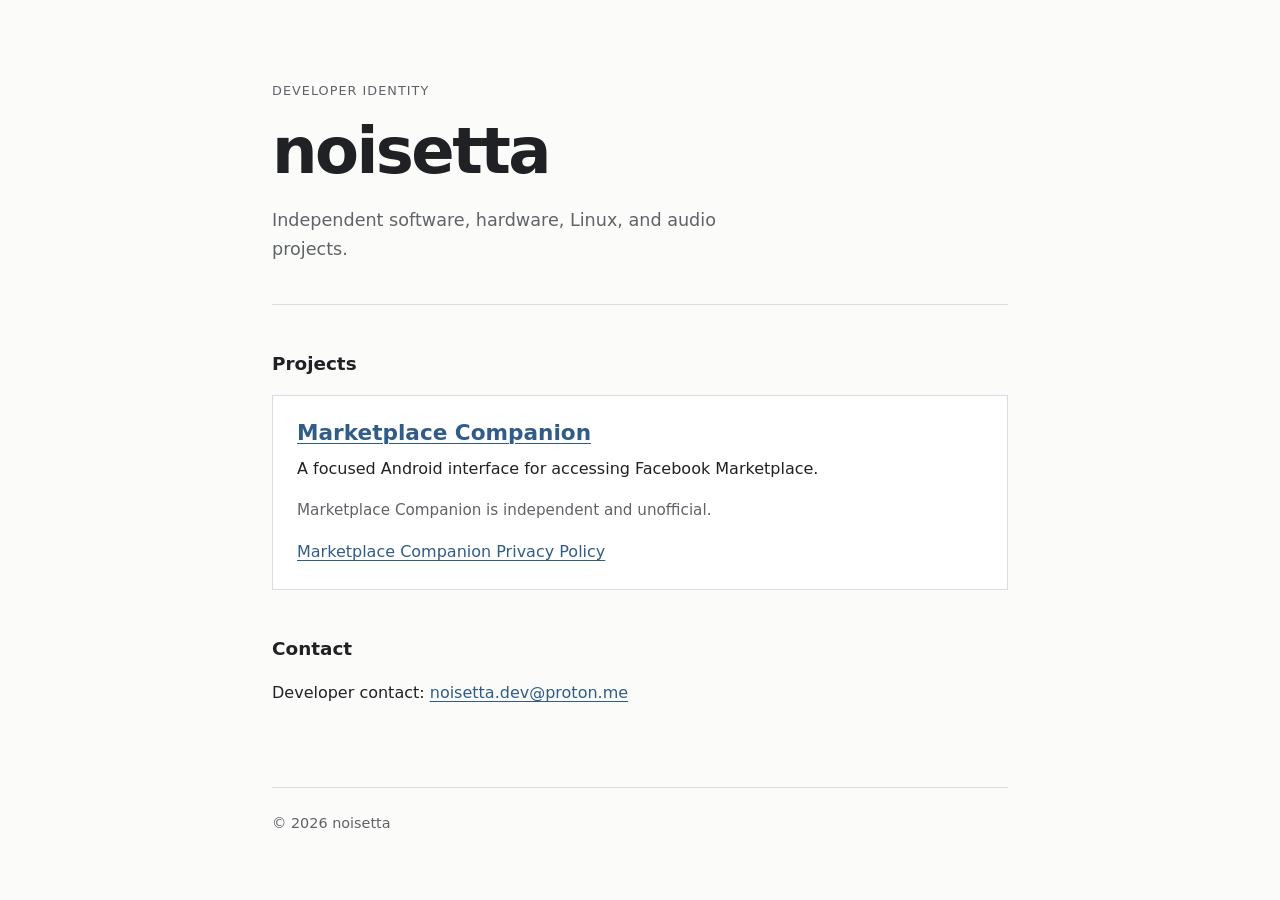
<file: index.html>
<!doctype html>
<html lang="en">
<head>
  <meta charset="utf-8">
  <meta name="viewport" content="width=device-width, initial-scale=1">
  <title>noisetta</title>
  <meta name="description" content="Independent software, hardware, Linux, and audio projects.">
  <link rel="stylesheet" href="/styles.css">
</head>
<body>
  <main class="site-shell">
    <header class="site-header">
      <p class="site-label">Developer identity</p>
      <h1>noisetta</h1>
      <p class="intro">Independent software, hardware, Linux, and audio projects.</p>
    </header>

    <section aria-labelledby="projects-heading">
      <h2 id="projects-heading">Projects</h2>
      <article class="project">
        <h3><a href="/marketplace-companion/">Marketplace Companion</a></h3>
        <p>A focused Android interface for accessing Facebook Marketplace.</p>
        <p class="note">Marketplace Companion is independent and unofficial.</p>
        <a href="/marketplace-companion/privacy/">Marketplace Companion Privacy Policy</a>
      </article>
    </section>

    <section aria-labelledby="contact-heading">
      <h2 id="contact-heading">Contact</h2>
      <p>Developer contact: <a href="mailto:noisetta.dev@proton.me">noisetta.dev@proton.me</a></p>
    </section>
  </main>

  <footer class="site-footer">© 2026 noisetta</footer>
</body>
</html>
</file>
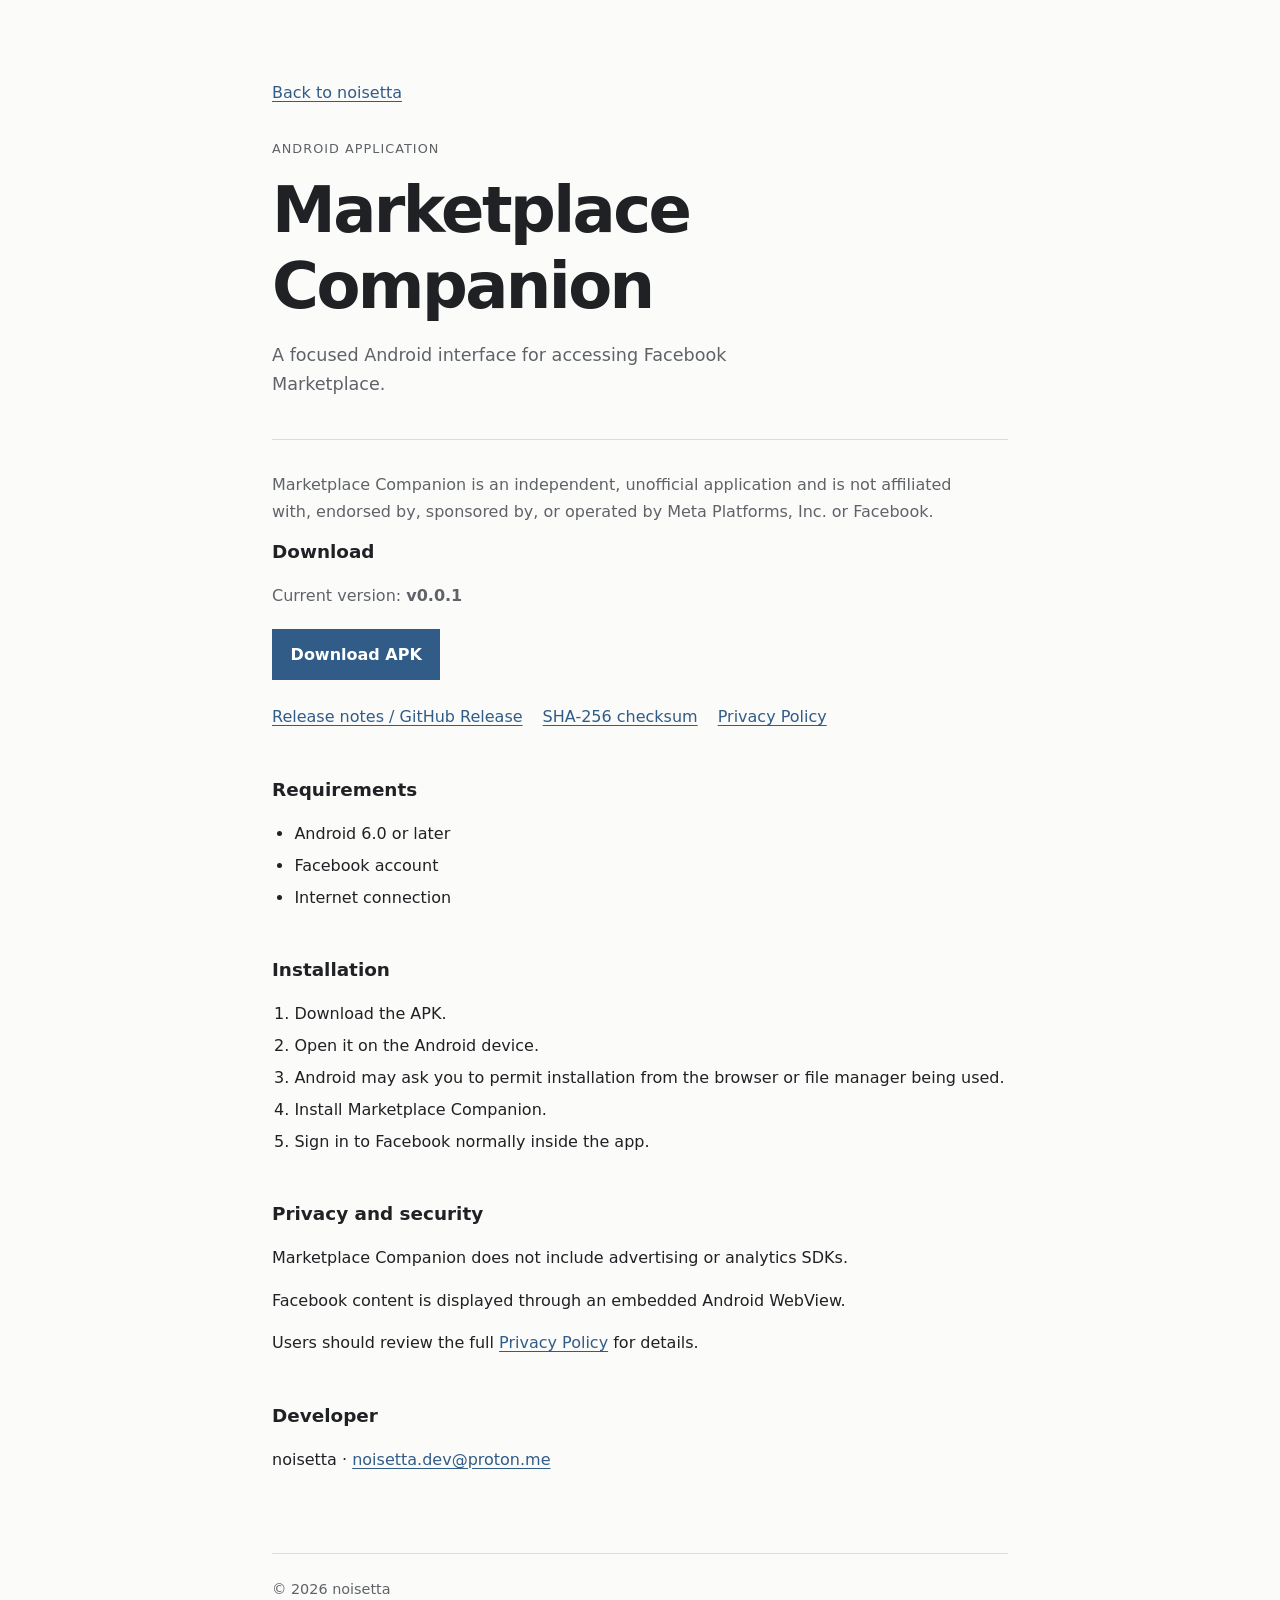
<file: marketplace-companion/index.html>
<!doctype html>
<html lang="en">
<head>
  <meta charset="utf-8">
  <meta name="viewport" content="width=device-width, initial-scale=1">
  <title>Marketplace Companion — noisetta</title>
  <meta name="description" content="Download Marketplace Companion, a focused Android interface for accessing Facebook Marketplace.">
  <link rel="stylesheet" href="/styles.css">
</head>
<body>
  <main class="site-shell project-page">
    <a class="back-link" href="/">Back to noisetta</a>

    <header class="site-header">
      <p class="site-label">Android application</p>
      <h1>Marketplace Companion</h1>
      <p class="intro">A focused Android interface for accessing Facebook Marketplace.</p>
    </header>

    <p class="note">Marketplace Companion is an independent, unofficial application and is not affiliated with, endorsed by, sponsored by, or operated by Meta Platforms, Inc. or Facebook.</p>

    <section aria-labelledby="download-heading">
      <h2 id="download-heading">Download</h2>
      <p class="version">Current version: <strong>v0.0.1</strong></p>
      <a class="download-link" href="https://github.com/noisetta/marketplace-companion-releases/releases/download/v0.0.1/Marketplace-Companion-v0.0.1.apk">Download APK</a>
      <nav class="release-links" aria-label="Marketplace Companion release links">
        <a href="https://github.com/noisetta/marketplace-companion-releases/releases/tag/v0.0.1">Release notes / GitHub Release</a>
        <a href="https://github.com/noisetta/marketplace-companion-releases/releases/download/v0.0.1/Marketplace-Companion-v0.0.1.apk.sha256">SHA-256 checksum</a>
        <a href="/marketplace-companion/privacy/">Privacy Policy</a>
      </nav>
    </section>

    <section aria-labelledby="requirements-heading">
      <h2 id="requirements-heading">Requirements</h2>
      <ul>
        <li>Android 6.0 or later</li>
        <li>Facebook account</li>
        <li>Internet connection</li>
      </ul>
    </section>

    <section aria-labelledby="installation-heading">
      <h2 id="installation-heading">Installation</h2>
      <ol>
        <li>Download the APK.</li>
        <li>Open it on the Android device.</li>
        <li>Android may ask you to permit installation from the browser or file manager being used.</li>
        <li>Install Marketplace Companion.</li>
        <li>Sign in to Facebook normally inside the app.</li>
      </ol>
    </section>

    <section aria-labelledby="privacy-heading">
      <h2 id="privacy-heading">Privacy and security</h2>
      <p>Marketplace Companion does not include advertising or analytics SDKs.</p>
      <p>Facebook content is displayed through an embedded Android WebView.</p>
      <p>Users should review the full <a href="/marketplace-companion/privacy/">Privacy Policy</a> for details.</p>
    </section>

    <section aria-labelledby="contact-heading">
      <h2 id="contact-heading">Developer</h2>
      <p>noisetta · <a href="mailto:noisetta.dev@proton.me">noisetta.dev@proton.me</a></p>
    </section>
  </main>

  <footer class="site-footer">© 2026 noisetta</footer>
</body>
</html>
</file>
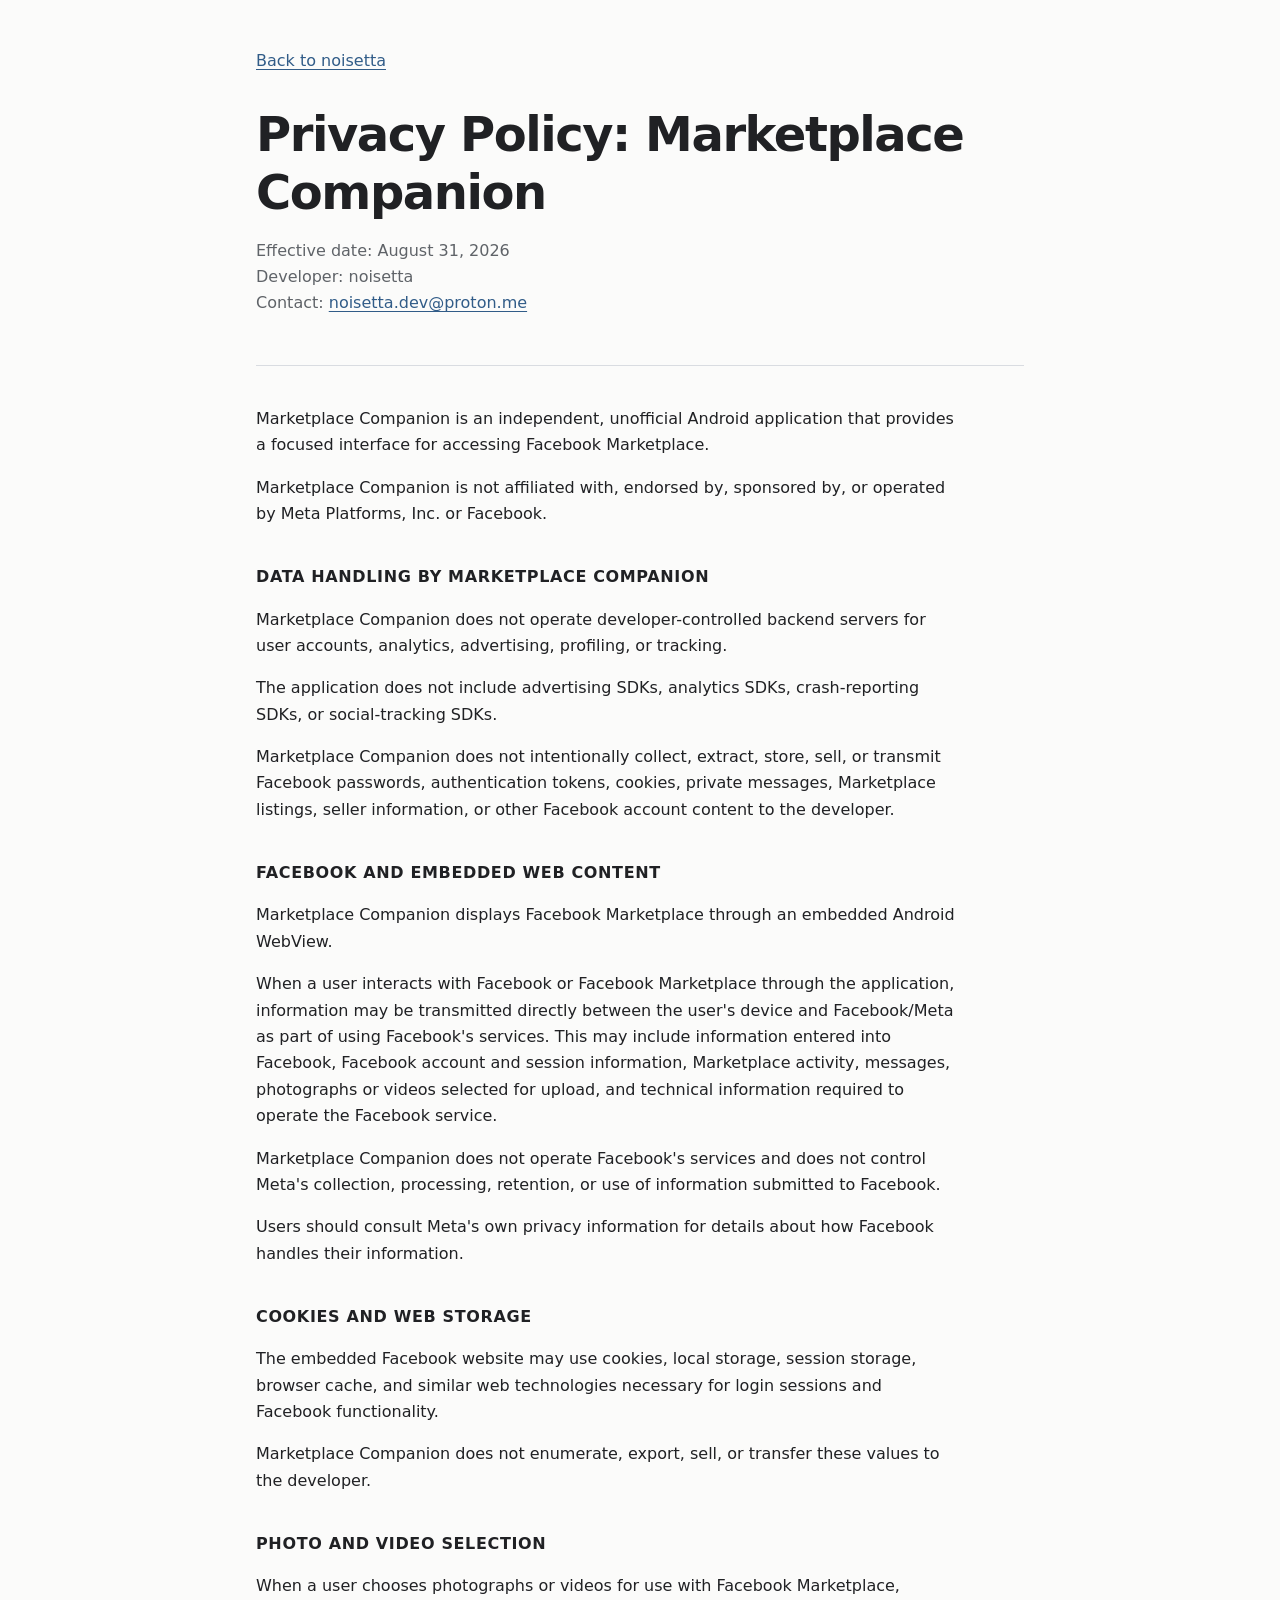
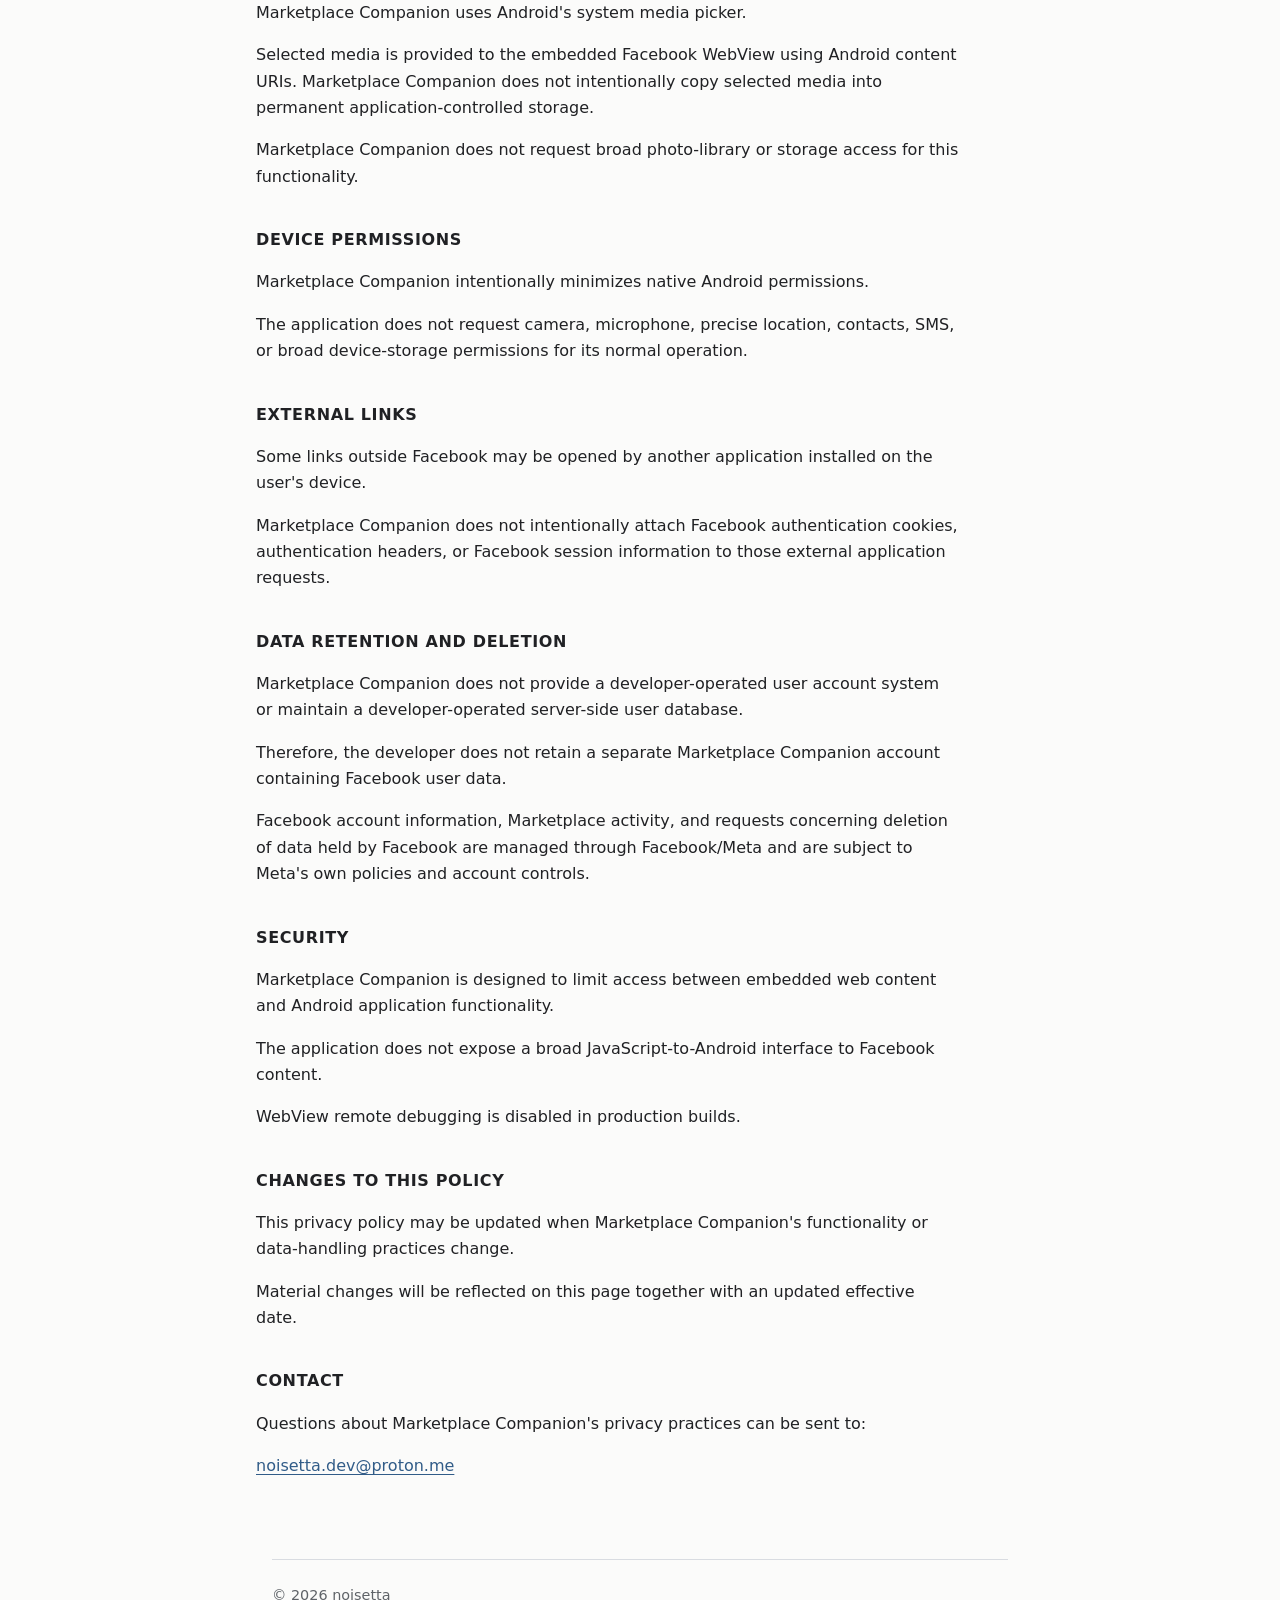
<file: marketplace-companion/privacy/index.html>
<!doctype html>
<html lang="en">
<head>
  <meta charset="utf-8">
  <meta name="viewport" content="width=device-width, initial-scale=1">
  <title>Privacy Policy: Marketplace Companion</title>
  <meta name="description" content="Privacy Policy for Marketplace Companion.">
  <link rel="stylesheet" href="/styles.css">
</head>
<body>
  <main class="site-shell policy">
    <a class="back-link" href="/">Back to noisetta</a>
    <header class="policy-header">
      <h1>Privacy Policy: Marketplace Companion</h1>
      <p class="policy-meta">Effective date: August 31, 2026<br>Developer: noisetta<br>Contact: <a href="mailto:noisetta.dev@proton.me">noisetta.dev@proton.me</a></p>
    </header>

    <p>Marketplace Companion is an independent, unofficial Android application that provides a focused interface for accessing Facebook Marketplace.</p>
    <p>Marketplace Companion is not affiliated with, endorsed by, sponsored by, or operated by Meta Platforms, Inc. or Facebook.</p>

    <section aria-labelledby="data-handling">
      <h2 id="data-handling">Data handling by Marketplace Companion</h2>
      <p>Marketplace Companion does not operate developer-controlled backend servers for user accounts, analytics, advertising, profiling, or tracking.</p>
      <p>The application does not include advertising SDKs, analytics SDKs, crash-reporting SDKs, or social-tracking SDKs.</p>
      <p>Marketplace Companion does not intentionally collect, extract, store, sell, or transmit Facebook passwords, authentication tokens, cookies, private messages, Marketplace listings, seller information, or other Facebook account content to the developer.</p>
    </section>

    <section aria-labelledby="facebook-content">
      <h2 id="facebook-content">Facebook and embedded web content</h2>
      <p>Marketplace Companion displays Facebook Marketplace through an embedded Android WebView.</p>
      <p>When a user interacts with Facebook or Facebook Marketplace through the application, information may be transmitted directly between the user's device and Facebook/Meta as part of using Facebook's services. This may include information entered into Facebook, Facebook account and session information, Marketplace activity, messages, photographs or videos selected for upload, and technical information required to operate the Facebook service.</p>
      <p>Marketplace Companion does not operate Facebook's services and does not control Meta's collection, processing, retention, or use of information submitted to Facebook.</p>
      <p>Users should consult Meta's own privacy information for details about how Facebook handles their information.</p>
    </section>

    <section aria-labelledby="cookies">
      <h2 id="cookies">Cookies and web storage</h2>
      <p>The embedded Facebook website may use cookies, local storage, session storage, browser cache, and similar web technologies necessary for login sessions and Facebook functionality.</p>
      <p>Marketplace Companion does not enumerate, export, sell, or transfer these values to the developer.</p>
    </section>

    <section aria-labelledby="media">
      <h2 id="media">Photo and video selection</h2>
      <p>When a user chooses photographs or videos for use with Facebook Marketplace, Marketplace Companion uses Android's system media picker.</p>
      <p>Selected media is provided to the embedded Facebook WebView using Android content URIs. Marketplace Companion does not intentionally copy selected media into permanent application-controlled storage.</p>
      <p>Marketplace Companion does not request broad photo-library or storage access for this functionality.</p>
    </section>

    <section aria-labelledby="permissions">
      <h2 id="permissions">Device permissions</h2>
      <p>Marketplace Companion intentionally minimizes native Android permissions.</p>
      <p>The application does not request camera, microphone, precise location, contacts, SMS, or broad device-storage permissions for its normal operation.</p>
    </section>

    <section aria-labelledby="external-links">
      <h2 id="external-links">External links</h2>
      <p>Some links outside Facebook may be opened by another application installed on the user's device.</p>
      <p>Marketplace Companion does not intentionally attach Facebook authentication cookies, authentication headers, or Facebook session information to those external application requests.</p>
    </section>

    <section aria-labelledby="retention">
      <h2 id="retention">Data retention and deletion</h2>
      <p>Marketplace Companion does not provide a developer-operated user account system or maintain a developer-operated server-side user database.</p>
      <p>Therefore, the developer does not retain a separate Marketplace Companion account containing Facebook user data.</p>
      <p>Facebook account information, Marketplace activity, and requests concerning deletion of data held by Facebook are managed through Facebook/Meta and are subject to Meta's own policies and account controls.</p>
    </section>

    <section aria-labelledby="security">
      <h2 id="security">Security</h2>
      <p>Marketplace Companion is designed to limit access between embedded web content and Android application functionality.</p>
      <p>The application does not expose a broad JavaScript-to-Android interface to Facebook content.</p>
      <p>WebView remote debugging is disabled in production builds.</p>
    </section>

    <section aria-labelledby="changes">
      <h2 id="changes">Changes to this policy</h2>
      <p>This privacy policy may be updated when Marketplace Companion's functionality or data-handling practices change.</p>
      <p>Material changes will be reflected on this page together with an updated effective date.</p>
    </section>

    <section aria-labelledby="contact">
      <h2 id="contact">Contact</h2>
      <p>Questions about Marketplace Companion's privacy practices can be sent to:</p>
      <p><a href="mailto:noisetta.dev@proton.me">noisetta.dev@proton.me</a></p>
    </section>
  </main>

  <footer class="site-footer">© 2026 noisetta</footer>
</body>
</html>
</file>
<file: styles.css>
:root {
  color-scheme: light;
  --ink: #202124;
  --muted: #5f6368;
  --rule: #d9dce1;
  --link: #315c88;
  --page: #fbfbfa;
  --surface: #ffffff;
}

* {
  box-sizing: border-box;
}

html {
  font-size: 100%;
}

body {
  margin: 0;
  background: var(--page);
  color: var(--ink);
  font-family: system-ui, -apple-system, BlinkMacSystemFont, "Segoe UI", sans-serif;
  line-height: 1.65;
}

a {
  color: var(--link);
  text-decoration-thickness: 1px;
  text-underline-offset: 0.16em;
}

a:hover {
  color: var(--ink);
}

a:focus-visible {
  outline: 3px solid #9bb8d4;
  outline-offset: 3px;
}

.site-shell {
  width: min(100% - 2.5rem, 46rem);
  margin: 0 auto;
  padding: 5rem 0 4rem;
}

.site-header {
  border-bottom: 1px solid var(--rule);
  padding-bottom: 2.5rem;
  margin-bottom: 3rem;
}

.site-label {
  margin: 0 0 0.75rem;
  color: var(--muted);
  font-size: 0.8rem;
  letter-spacing: 0.08em;
  text-transform: uppercase;
}

h1,
h2,
h3 {
  line-height: 1.2;
}

h1 {
  margin: 0;
  font-size: clamp(2.5rem, 8vw, 4rem);
  letter-spacing: -0.04em;
}

h2 {
  margin: 0 0 1.25rem;
  font-size: 1.15rem;
}

h3 {
  margin: 0 0 0.6rem;
  font-size: 1.35rem;
}

p {
  margin: 0 0 1rem;
}

.intro {
  max-width: 32rem;
  margin: 1rem 0 0;
  color: var(--muted);
  font-size: 1.1rem;
}

section + section {
  margin-top: 3rem;
}

.project {
  padding: 1.5rem;
  background: var(--surface);
  border: 1px solid var(--rule);
}

.project .note {
  color: var(--muted);
  font-size: 0.95rem;
}

.project-page .site-header {
  margin-bottom: 2rem;
}

.project-page > .note {
  max-width: 44rem;
  color: var(--muted);
}

.version {
  color: var(--muted);
}

.download-link {
  display: inline-block;
  margin: 0.25rem 0 1.5rem;
  padding: 0.7rem 1.1rem;
  border: 1px solid var(--link);
  background: var(--link);
  color: #ffffff;
  font-weight: 600;
  text-decoration: none;
}

.download-link:hover {
  border-color: var(--ink);
  background: var(--ink);
  color: #ffffff;
}

.release-links {
  display: flex;
  flex-wrap: wrap;
  gap: 0.5rem 1.25rem;
}

.project-page ul,
.project-page ol {
  margin: 0;
  padding-left: 1.4rem;
}

.project-page li + li {
  margin-top: 0.35rem;
}

.policy {
  width: min(100% - 2.5rem, 48rem);
  padding-top: 3rem;
}

.policy-header {
  border-bottom: 1px solid var(--rule);
  padding-bottom: 2rem;
  margin-bottom: 2.5rem;
}

.policy-header h1 {
  font-size: clamp(2rem, 6vw, 3rem);
  letter-spacing: -0.03em;
}

.policy-meta {
  color: var(--muted);
  margin-top: 1rem;
}

.policy section {
  margin-top: 2.5rem;
}

.policy h2 {
  font-size: 1rem;
  letter-spacing: 0.04em;
  text-transform: uppercase;
}

.policy p {
  max-width: 44rem;
}

.back-link {
  display: inline-block;
  margin-bottom: 2rem;
}

.site-footer {
  width: min(100% - 2.5rem, 46rem);
  margin: 0 auto;
  padding: 1.5rem 0 3rem;
  border-top: 1px solid var(--rule);
  color: var(--muted);
  font-size: 0.9rem;
}

@media (max-width: 40rem) {
  .site-shell {
    padding-top: 3rem;
  }
}
</file>
